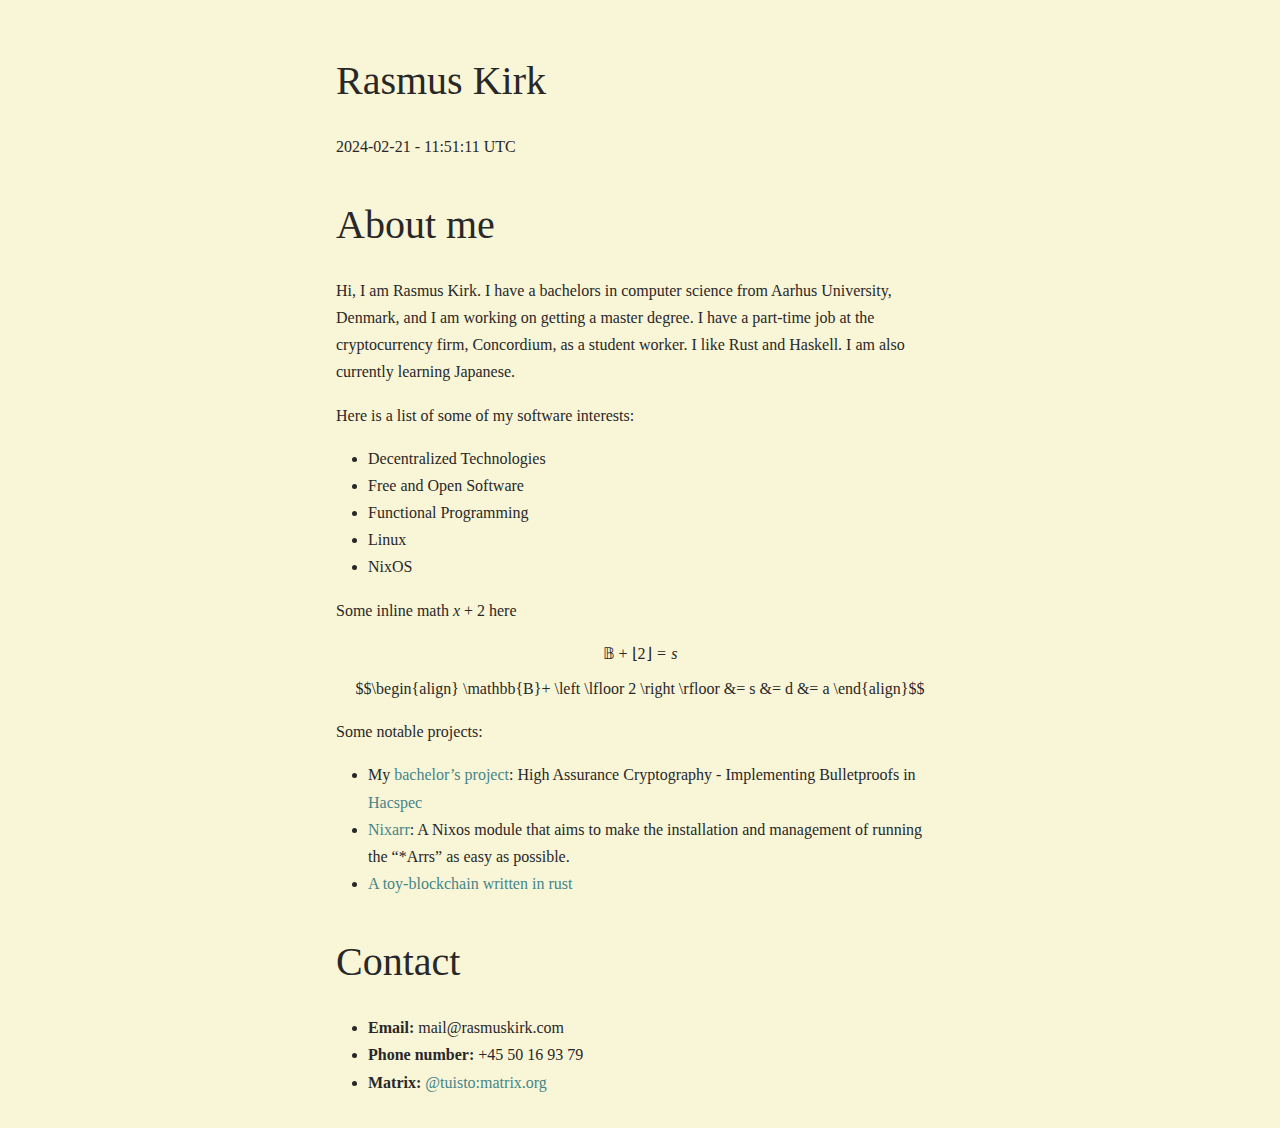
<file: out/index.html>
<!DOCTYPE html>
<html xmlns="http://www.w3.org/1999/xhtml" lang="en" xml:lang="en">
<head>
  <meta charset="utf-8" />
  <meta name="generator" content="pandoc" />
  <meta name="viewport" content="width=device-width, initial-scale=1.0, user-scalable=yes" />
  <title>Rasmus Kirk</title>
  <style>
    code{white-space: pre-wrap;}
    span.smallcaps{font-variant: small-caps;}
    div.columns{display: flex; gap: min(4vw, 1.5em);}
    div.column{flex: auto; overflow-x: auto;}
    div.hanging-indent{margin-left: 1.5em; text-indent: -1.5em;}
    /* The extra [class] is a hack that increases specificity enough to
       override a similar rule in reveal.js */
    ul.task-list[class]{list-style: none;}
    ul.task-list li input[type="checkbox"] {
      font-size: inherit;
      width: 0.8em;
      margin: 0 0.8em 0.2em -1.6em;
      vertical-align: middle;
    }
    .display.math{display: block; text-align: center; margin: 0.5rem auto;}
  </style>
  <link rel="stylesheet" href="styling/style.css" />
  <!--[if lt IE 9]>
    <script src="//cdnjs.cloudflare.com/ajax/libs/html5shiv/3.7.3/html5shiv-printshiv.min.js"></script>
  <![endif]-->
</head>
<body>
<header id="title-block-header">
<h1 class="title">Rasmus Kirk</h1>
<p class="date">2024-02-21 - 11:51:11 UTC</p>
</header>
<h1 id="about-me">About me</h1>
<p>Hi, I am Rasmus Kirk. I have a bachelors in computer science from
Aarhus University, Denmark, and I am working on getting a master degree.
I have a part-time job at the cryptocurrency firm, Concordium, as a
student worker. I like Rust and Haskell. I am also currently learning
Japanese.</p>
<p>Here is a list of some of my software interests:</p>
<ul>
<li>Decentralized Technologies</li>
<li>Free and Open Software</li>
<li>Functional Programming</li>
<li>Linux</li>
<li>NixOS</li>
</ul>
<p>Some inline math <span class="math inline"><em>x</em> + 2</span>
here</p>
<p><span class="math display">𝔹 + ⌊2⌋ = <em>s</em></span> <span
class="math display">$$\begin{align}
  \mathbb{B}+ \left \lfloor 2 \right \rfloor  &amp;= s
  &amp;= d
  &amp;= a
\end{align}$$</span></p>
<p>Some notable projects:</p>
<ul>
<li>My <a
href="./documents/high-assurance-cryptography-implementing-bulletproofs-in-hacspec.pdf%22">bachelor’s
project</a>: High Assurance Cryptography - Implementing Bulletproofs in
<a href="https://github.com/hacspec/hacspec">Hacspec</a></li>
<li><a href="https://github.com/rasmus-kirk/nixarr">Nixarr</a>: A Nixos
module that aims to make the installation and management of running the
“*Arrs” as easy as possible.</li>
<li><a href="https://github.com/rasmus-kirk/p2p">A toy-blockchain
written in rust</a></li>
</ul>
<h1 id="contact">Contact</h1>
<ul>
<li><strong>Email:</strong> mail@rasmuskirk.com</li>
<li><strong>Phone number:</strong> +45 50 16 93 79</li>
<li><strong>Matrix:</strong> <a
href="https://matrix.to/#/@tuisto:matrix.org"><span class="citation"
data-cites="tuisto:matrix.org">@tuisto:matrix.org</span></a></li>
</ul>
</body>
</html>
</file>
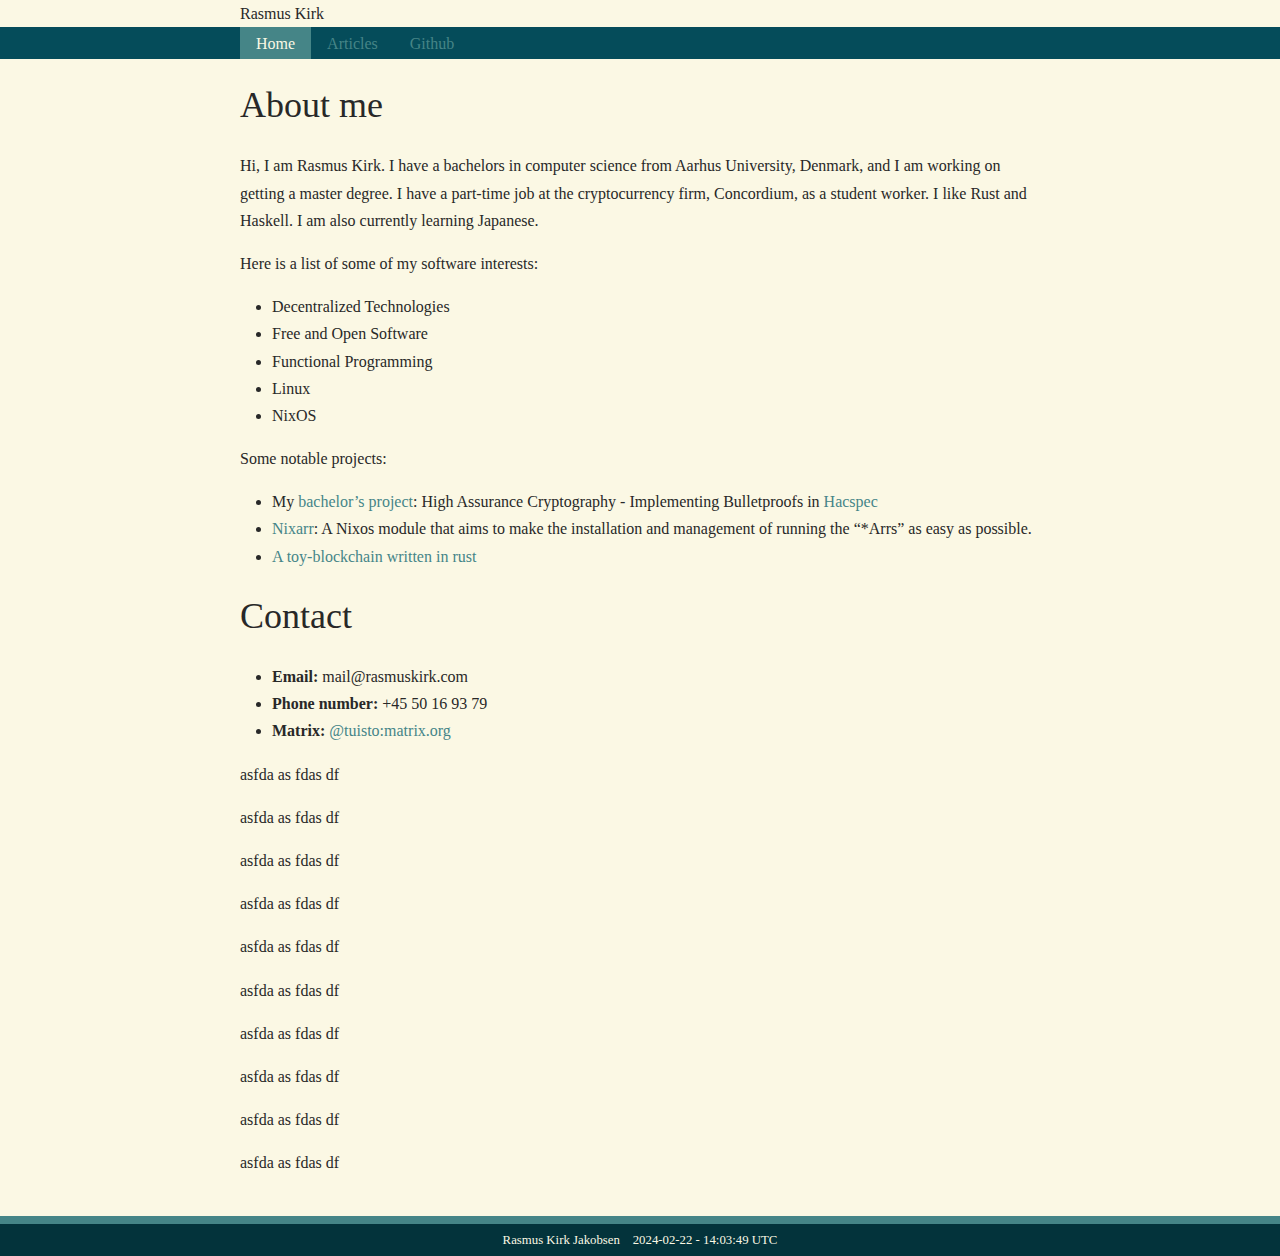
<file: test.html>
<!DOCTYPE html>
<html lang="en">

<head>
    <meta charset="UTF-8">
    <meta name="viewport" content="width=device-width, initial-scale=1.0">
    <link rel="stylesheet" href="styling/style.css">
    <script>
        addEventListener('DOMContentLoaded', () => {
            const fullpath = location.origin + location.pathname

            document.querySelectorAll('nav a').forEach((el) => {
                const url = new URL(el.href)
                if (url.origin + url.pathname === fullpath) {
                    el.classList.add('active')
                }
            })
        })
    </script>
    <title>test</title>
</head>

<body>
    <main>
        <header>
            <div class="content">
                Rasmus Kirk
            </div>
        </header>
        <nav>
            <div class="content">
                <a href="./test.html">Home</a>
                <a href="./article.html">Articles</a>
                <a href="./asdf">Github</a>
            </div>
        </nav>
        <div class="content content-wrap">
            <h1 id="about-me">About me</h1>
            <p>Hi, I am Rasmus Kirk. I have a bachelors in computer science from
                Aarhus University, Denmark, and I am working on getting a master degree.
                I have a part-time job at the cryptocurrency firm, Concordium, as a
                student worker. I like Rust and Haskell. I am also currently learning
                Japanese.</p>
            <p>Here is a list of some of my software interests:</p>
            <ul>
                <li>Decentralized Technologies</li>
                <li>Free and Open Software</li>
                <li>Functional Programming</li>
                <li>Linux</li>
                <li>NixOS</li>
            </ul>
            <p>Some notable projects:</p>
            <ul>
                <li>My <a
                        href="./documents/high-assurance-cryptography-implementing-bulletproofs-in-hacspec.pdf%22">bachelor’s
                        project</a>: High Assurance Cryptography - Implementing Bulletproofs in
                    <a href="https://github.com/hacspec/hacspec">Hacspec</a>
                </li>
                <li><a href="https://github.com/rasmus-kirk/nixarr">Nixarr</a>: A Nixos
                    module that aims to make the installation and management of running the
                    “*Arrs” as easy as possible.</li>
                <li><a href="https://github.com/rasmus-kirk/p2p">A toy-blockchain
                        written in rust</a></li>
            </ul>
            <h1 id="contact">Contact</h1>
            <ul>
                <li><strong>Email:</strong> mail@rasmuskirk.com</li>
                <li><strong>Phone number:</strong> +45 50 16 93 79</li>
                <li><strong>Matrix:</strong> <a href="https://matrix.to/#/@tuisto:matrix.org"><span class="citation"
                            data-cites="tuisto:matrix.org">@tuisto:matrix.org</span></a></li>
            </ul>

            <p>asfda as fdas df </p>
            <p>asfda as fdas df </p>
            <p>asfda as fdas df </p>
            <p>asfda as fdas df </p>
            <p>asfda as fdas df </p>
            <p>asfda as fdas df </p>
            <p>asfda as fdas df </p>
            <p>asfda as fdas df </p>
            <p>asfda as fdas df </p>
            <p>asfda as fdas df </p>

        </div>
        <footer>
            <div class="content">
                <div>
                    Rasmus Kirk Jakobsen
                </div>
                <div>
                    2024-02-22 - 14:03:49 UTC
                </div>
            </div>
        </footer>
    </main>
</body>

</html>
</file>
<file: out/styling/style.css>
/*
 * I add this to html files generated with pandoc.
 */

:root {
  --bg: #fbf1c7;
  --bgt: #fbf1c7;
  --bge: #fbf8e4;
  --bg0: #f9f5d7;
  --fg0: #282828;
  --ltred: #cc241d;
  --ltgreen: #98971a;
  --ltyellow: #d79921;
  --ltblue: #458588;
  --ltpurple: #b16286;
  --ltaqua: #689da6;
  --ltorange: #d65d0e;
  --ltgrey: #7c6f64;
  --dkred: #9d0006;
  --dkgreen: #79740e;
  --dkyellow: #b57614;
  --dkblue: #076678;
  --dkpurple: #8f3f71;
  --dkaqua: #427b58;
  --dkgrey: #3c3836;
}

html {
  font-size: 100%;
  overflow-y: scroll;
  -webkit-text-size-adjust: 100%;
  -ms-text-size-adjust: 100%;
}

body {
  color: var(--fg0);
  font-family: Georgia, Palatino, 'Palatino Linotype', Times, 'Times New Roman', serif;
  font-size: 12px;
  line-height: 1.7;
  padding: 1em;
  margin: auto;
  max-width: 38em;
  background: var(--bg0);
}

a {
  color: var(--ltblue);
  text-decoration: none;
}

a:visited {
  color: var(--dkblue);
}

a:hover {
  color: var(--ltblue);
}

a:active {
  color: var(--ltblue);
}

a:focus {
  outline: thin dotted;
}

*::-moz-selection {
  /* background: var(--ltred); */
  background: rgba(255, 255, 0, 0.3);
  color: var(--fg0);
}

*::selection {
  background: rgba(255, 255, 0, 0.3);
  color: var(--fg0);
}

a::-moz-selection {
  background: rgba(255, 255, 0, 0.3);
  color: var(--ltblue);
}

a::selection {
  background: rgba(255, 255, 0, 0.3);
  color: var(--ltblue);
}

p {
  margin: 1em 0;
}

img {
  max-width: 100%;
}

h1, h2, h3, h4, h5, h6 {
  color: var(--fg0);
  line-height: 125%;
  margin-top: 1em;
  font-weight: normal;
}

h4, h5, h6 {
  font-weight: bold;
}

h1 {
  font-size: 2.5em;
}

h2 {
  font-size: 2em;
}

h3 {
  font-size: 1.5em;
}

h4 {
  font-size: 1.2em;
}

h5 {
  font-size: 1em;
}

h6 {
  font-size: 0.9em;
}

blockquote {
  color: var(--ltgrey);
  margin: 0;
  padding-left: 3em;
  border-left: 0.5em var(--fg0) solid;
}

hr {
  display: block;
  height: 2px;
  border: 0;
  border-top: 1px solid #aaa;
  border-bottom: 1px solid #eee;
  margin: 1em 0;
  padding: 0;
}

pre, code, kbd, samp {
  color: var(--fg0);
  font-family: monospace, monospace;
  _font-family: 'courier new', monospace;
  font-size: 0.98em;
}

pre {
  white-space: pre;
  white-space: pre-wrap;
  word-wrap: break-word;
}

b, strong {
  font-weight: bold;
}

dfn {
  font-style: italic;
}

ins {
  background: #ff9;
  color: #000;
  text-decoration: none;
}

mark {
  background: #ff0;
  color: #000;
  font-style: italic;
  font-weight: bold;
}

sub, sup {
  font-size: 75%;
  line-height: 0;
  position: relative;
  vertical-align: baseline;
}

sup {
  top: -0.5em;
}

sub {
  bottom: -0.25em;
}

ul, ol {
  margin: 1em 0;
  padding: 0 0 0 2em;
}

li p:last-child {
  margin-bottom: 0;
}

ul ul, ol ol {
  margin: .3em 0;
}

dl {
  margin-bottom: 1em;
}

dt {
  font-weight: bold;
  margin-bottom: .8em;
}

dd {
  margin: 0 0 .8em 2em;
}

dd:last-child {
  margin-bottom: 0;
}

img {
  border: 0;
  -ms-interpolation-mode: bicubic;
  vertical-align: middle;
}

figure {
  display: block;
  text-align: center;
  margin: 1em 0;
}

figure img {
  border: none;
  margin: 0 auto;
}

figcaption {
  font-size: 0.8em;
  font-style: italic;
  margin: 0 0 .8em;
}

table {
  margin-bottom: 2em;
  border-bottom: 1px solid #ddd;
  border-right: 1px solid #ddd;
  border-spacing: 0;
  border-collapse: collapse;
}

table th {
  padding: .2em 1em;
  background-color: #eee;
  border-top: 1px solid #ddd;
  border-left: 1px solid #ddd;
}

table td {
  padding: .2em 1em;
  border-top: 1px solid #ddd;
  border-left: 1px solid #ddd;
  vertical-align: top;
}

.author {
  font-size: 1.2em;
  text-align: center;
}

@media only screen and (min-width: 480px) {
  body {
    font-size: 14px;
  }
}
@media only screen and (min-width: 768px) {
  body {
    font-size: 16px;
  }
}
@media print {
  * {
    background: transparent !important;
    color: black !important;
    filter: none !important;
    -ms-filter: none !important;
  }

  body {
    font-size: 12pt;
    max-width: 100%;
  }

  a, a:visited {
    text-decoration: underline;
  }

  hr {
    height: 1px;
    border: 0;
    border-bottom: 1px solid black;
  }

  a[href]:after {
    content: " (" attr(href) ")";
  }

  abbr[title]:after {
    content: " (" attr(title) ")";
  }

  .ir a:after, a[href^="javascript:"]:after, a[href^="#"]:after {
    content: "";
  }

  pre, blockquote {
    border: 1px solid #999;
    padding-right: 1em;
    page-break-inside: avoid;
  }

  tr, img {
    page-break-inside: avoid;
  }

  img {
    max-width: 100% !important;
  }

  @page :left {
    margin: 15mm 20mm 15mm 10mm;
}

  @page :right {
    margin: 15mm 10mm 15mm 20mm;
}

  p, h2, h3 {
    orphans: 3;
    widows: 3;
  }

  h2, h3 {
    page-break-after: avoid;
  }
}
</file>
<file: styling/style.css>
/*
 * I add this to html files generated with pandoc.
 */

:root {
  --bg: #fbf1c7;
  --bgt: #fbf1c7;
  --bge: #fbf8e4;
  --bg0: #f9f5d7;
  --fg0: #282828;
  --ltred: #cc241d;
  --ltgreen: #98971a;
  --ltyellow: #d79921;
  --ltblue: #458588;
  --ltpurple: #b16286;
  --ltaqua: #689da6;
  --ltorange: #d65d0e;
  --ltgrey: #7c6f64;
  --dkred: #9d0006;
  --dkgreen: #79740e;
  --dkyellow: #b57614;
  --dkblue: #076678;
  --dkpurple: #8f3f71;
  --dkaqua: #427b58;
  --dkgrey: #3c3836;
}

html {
  /* font-size: 100%; */
  /* overflow-y: scroll; */
  -webkit-text-size-adjust: 100%;
  -ms-text-size-adjust: 100%;
}

body {
  color: var(--fg0);
  font-family: century_supra_a, Georgia, serif;
  font-size: 16px;
  line-height: 1.7;
  background: var(--bge);
  margin: 0;
}

main {
  min-height: 100vh;
  position: relative;
}

#header {
  background-color: #066678;
  padding: 0.3rem 0;
  color: #faf8e4;
  border-bottom: 1px solid #458587;
  font-size: 2rem;
}

nav {
  color: #faf8e4;
  background-color: #054c5a;
}

nav .content {
  display: flex;
  padding: 0;
}

nav a {
  color: #458587;
  text-decoration: none;
  font-size: 1em;
  padding: 0.15em 1em;
}

nav a.active {
  background-color: #458587;
  color: #faf8e4 !important;
}

nav a:visited {
  color: #458587;
}

footer {
  height: 2rem;
  position: absolute;
  bottom: 0;
  width: 100%;
  background-color: #03333b;
  border-top: 0.5rem solid #458587;
  color: #faf8e4;
  display: flex;
  font-size: 0.8rem;
}

footer .content {
  display: flex;
  align-items: center;
  gap: 1em;
  height: 100%;
}

.content {
  margin: auto;
  padding: 0 0.5rem;
  max-width: 50rem;
}

.content-wrap {
  padding-bottom: 4rem;
  overflow-wrap: break-word;
}

a {
  color: var(--ltblue);
  text-decoration: none;
}

a:visited {
  color: var(--dkblue);
}

a:hover {
  color: var(--ltblue);
}

a:active {
  color: var(--ltblue);
}

a:focus {
  outline: thin dotted;
}

*::-moz-selection {
  /* background: var(--ltred); */
  background: rgba(255, 255, 0, 0.3);
  color: var(--fg0);
}

*::selection {
  background: rgba(255, 255, 0, 0.3);
  color: var(--fg0);
}

a::-moz-selection {
  background: rgba(255, 255, 0, 0.3);
  color: var(--ltblue);
}

a::selection {
  background: rgba(255, 255, 0, 0.3);
  color: var(--ltblue);
}

p {
  margin: 1em 0;
}

img {
  max-width: 100%;
}

h1, h2, h3, h4, h5, h6 {
  color: var(--fg0);
  line-height: 125%;
  /* margin-top: 1em; */
  font-weight: normal;
}

h4, h5, h6 {
  font-weight: bold;
}

h1 {
  font-size: 2.25em;
}

h2 {
  font-size: 2em;
}

h3 {
  font-size: 1.5em;
}

h4 {
  font-size: 1.2em;
}

h5 {
  font-size: 1em;
}

h6 {
  font-size: 0.9em;
}

blockquote {
  color: var(--ltgrey);
  margin: 0;
  padding-left: 3em;
  border-left: 0.5em var(--fg0) solid;
}

hr {
  display: block;
  height: 2px;
  border: 0;
  border-top: 1px solid #aaa;
  border-bottom: 1px solid #eee;
  margin: 1em 0;
  padding: 0;
}

pre, code, kbd, samp {
  color: var(--fg0);
  font-family: monospace, monospace;
  _font-family: 'courier new', monospace;
  font-size: 0.98em;
}

pre {
  white-space: pre;
  white-space: pre-wrap;
  word-wrap: break-word;
}

b, strong {
  font-weight: bold;
}

dfn {
  font-style: italic;
}

ins {
  background: #ff9;
  color: #000;
  text-decoration: none;
}

mark {
  background: #ff0;
  color: #000;
  font-style: italic;
  font-weight: bold;
}

sub, sup {
  font-size: 75%;
  line-height: 0;
  position: relative;
  vertical-align: baseline;
}

sup {
  top: -0.5em;
}

sub {
  bottom: -0.25em;
}

ul, ol {
  margin: 1em 0;
  padding: 0 0 0 2em;
}

li p:last-child {
  margin-bottom: 0;
}

ul ul, ol ol {
  margin: .3em 0;
}

dl {
  margin-bottom: 1em;
}

dt {
  font-weight: bold;
  margin-bottom: .8em;
}

dd {
  margin: 0 0 .8em 2em;
}

dd:last-child {
  margin-bottom: 0;
}

img {
  border: 0;
  -ms-interpolation-mode: bicubic;
  vertical-align: middle;
}

figure {
  display: block;
  text-align: center;
  margin: 1em 0;
}

figure img {
  border: none;
  margin: 0 auto;
}

figcaption {
  font-size: 0.8em;
  font-style: italic;
  margin: 0 0 .8em;
}

table {
  margin-bottom: 2em;
  border-bottom: 1px solid #ddd;
  border-right: 1px solid #ddd;
  border-spacing: 0;
  border-collapse: collapse;
}

table th {
  padding: .2em 1em;
  background-color: #eee;
  border-top: 1px solid #ddd;
  border-left: 1px solid #ddd;
}

table td {
  padding: .2em 1em;
  border-top: 1px solid #ddd;
  border-left: 1px solid #ddd;
  vertical-align: top;
}

.author {
  font-size: 1.2em;
  text-align: center;
}

@media print {
  * {
    background: transparent !important;
    color: black !important;
    filter: none !important;
    -ms-filter: none !important;
  }

  body {
    font-size: 12pt;
  }
  
  .content {
    max-width: 100%;
  }


  a, a:visited {
    text-decoration: underline;
  }

  hr {
    height: 1px;
    border: 0;
    border-bottom: 1px solid black;
  }

  a[href]:after {
    content: " (" attr(href) ")";
  }

  abbr[title]:after {
    content: " (" attr(title) ")";
  }

  .ir a:after, a[href^="javascript:"]:after, a[href^="#"]:after {
    content: "";
  }

  pre, blockquote {
    border: 1px solid #999;
    padding-right: 1em;
    page-break-inside: avoid;
  }

  tr, img {
    page-break-inside: avoid;
  }

  img {
    max-width: 100% !important;
  }

  @page :left {
    margin: 15mm 20mm 15mm 10mm;
}

  @page :right {
    margin: 15mm 10mm 15mm 20mm;
}

  p, h2, h3 {
    orphans: 3;
    widows: 3;
  }

  h2, h3 {
    page-break-after: avoid;
  }
}
</file>
